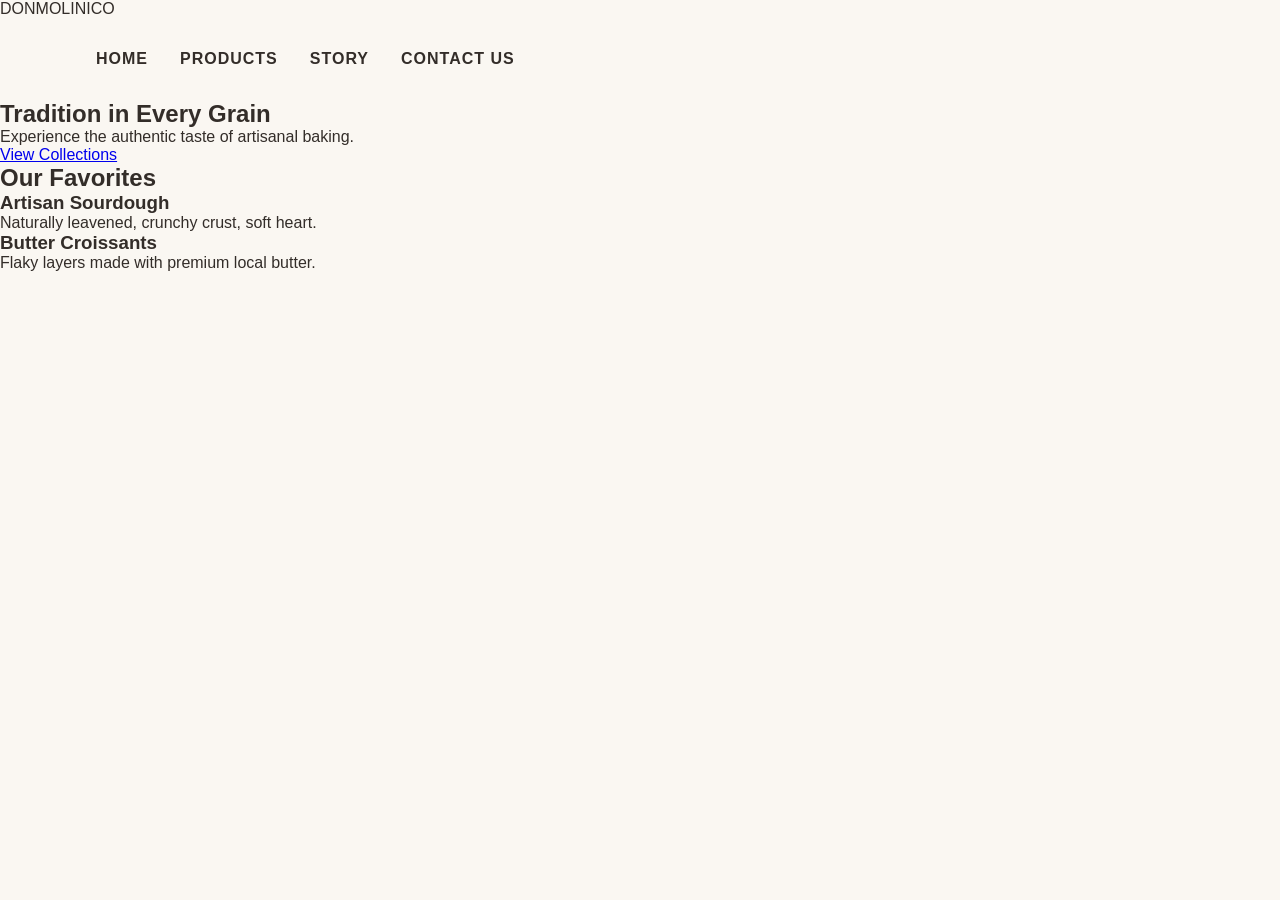
<file: home.html>
<!DOCTYPE html>
<html lang="en">
<head>
    <meta charset="UTF-8">
    <meta name="viewport" content="width=device-width, initial-scale=1.0">
    <title>Don Molinico | Artisan Excellence</title>
    <link rel="stylesheet" href="style.css">
    <link href="https://fonts.googleapis.com/css2?family=Playfair+Display:wght@700&family=Inter:wght@300;400;600&display=swap" rel="stylesheet">
</head>
<body>

    <header id="navbar">
        <div class="container">
            <div class="logo">DON<span>MOLINICO</span></div>
            <nav>
                <ul>
                    <li><a href="#home">Home</a></li>
                    <li><a href="#products">Products</a></li>
                    <li><a href="#about">Story</a></li>
                    <li><a href="#contact" class="nav-btn">Contact Us</a></li>
                </ul>
            </nav>
        </div>
    </header>

    <main>
        <section id="home" class="hero">
            <div class="hero-overlay">
                <h1>Tradition in Every Grain</h1>
                <p>Experience the authentic taste of artisanal baking.</p>
                <a href="#products" class="cta-main">View Collections</a>
            </div>
        </section>

        <section id="products" class="section">
            <div class="container">
                <h2 class="section-title">Our Favorites</h2>
                <div class="product-grid">
                    <div class="product-card">
                        <div class="img-hold" style="background-image: url('https://images.unsplash.com/photo-1585478259715-876a6a81fc08?auto=format&fit=crop&w=500');"></div>
                        <h3>Artisan Sourdough</h3>
                        <p>Naturally leavened, crunchy crust, soft heart.</p>
                    </div>
                    <div class="product-card">
                        <div class="img-hold" style="background-image: url('https://images.unsplash.com/photo-1555507036-ab1f4038808a?auto=format&fit=crop&w=500');"></div>
                        <h3>Butter Croissants</h3>
                        <p>Flaky layers made with premium local butter.</p>
                    </div>
                </div>
            </div>
        </section>
    </main>

    <script src="script.js"></script>
</body>
</html>
</file>
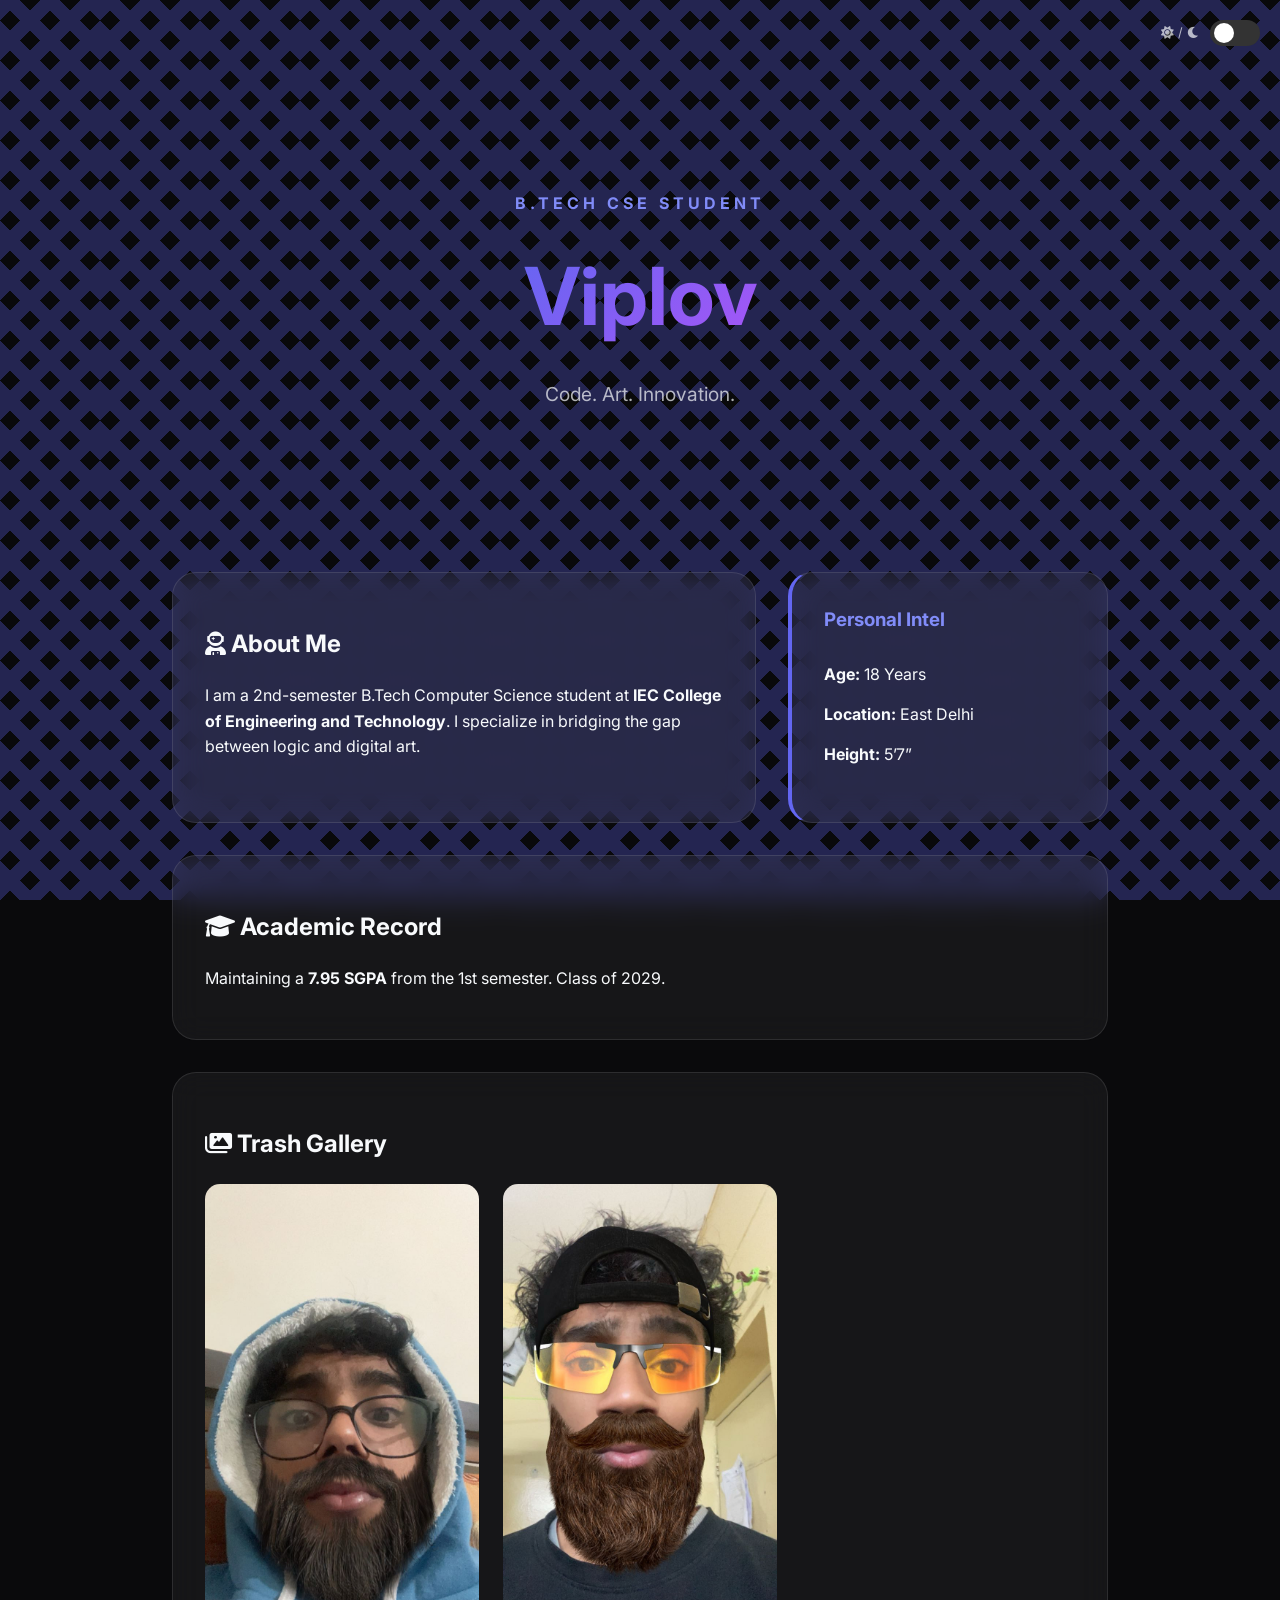
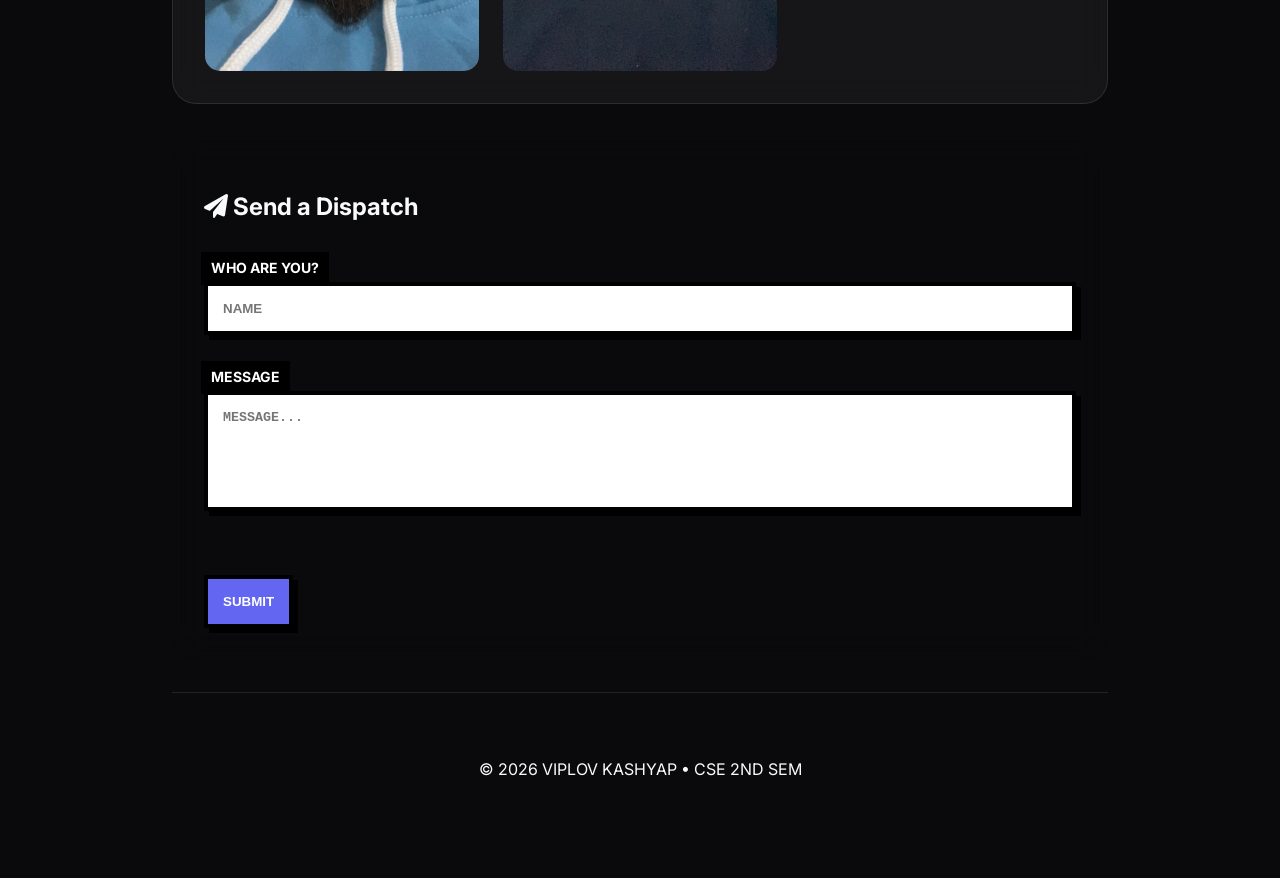
<file: main.html>
<!DOCTYPE html>
<html lang="en">
<head>
    <meta charset="UTF-8">
    <meta name="viewport" content="width=device-width, initial-scale=1.0">
    <title>Viplov Kashyap | Portfolio</title>
    <link rel="stylesheet" href="https://cdnjs.cloudflare.com/ajax/libs/font-awesome/6.0.0/css/all.min.css">
    <link href="https://fonts.googleapis.com/css2?family=Inter:wght@300;400;700&display=swap" rel="stylesheet">

    <style>
        :root {
            --bg: #0a0a0c;
            --accent: linear-gradient(135deg, #6366f1 0%, #a855f7 100%);
            --glass: rgba(255, 255, 255, 0.03);
            --text: #f8fafc;
            /* Animated Theme Variables */
            --l: #6366f1; 
            --b: #0a0a0c;
            --c: rgba(255, 255, 255, 0.1);
            --w: 104px;
        }

        * { box-sizing: border-box; }

        body {
            background-color: var(--bg);
            color: var(--text);
            font-family: 'Inter', sans-serif;
            margin: 0;
            line-height: 1.6;
            overflow-x: hidden;
        }

        /* --- THE FULL BACKGROUND ANIMATION --- */
        .animated-bg {
            position: fixed;
            top: 0;
            left: 0;
            width: 100vw;
            height: 100vh;
            z-index: -2;
            background: var(--b);
            /* Updated background to repeat across the entire width */
            background-image: 
                linear-gradient(45deg, var(--l) 0% 14.2%, transparent 14.2% 28.5%, var(--l) 28.5% 42.8%, transparent 42.8% 57.1%, var(--l) 57.1% 71.4%, transparent 71.4% 85.7%, var(--l) 85.7% 100%),
                linear-gradient(-45deg, var(--l) 0% 14.2%, transparent 14.2% 28.5%, var(--l) 28.5% 42.8%, transparent 42.8% 57.1%, var(--l) 57.1% 71.4%, transparent 71.4% 85.7%, var(--l) 85.7% 100%);
            background-size: 100px 40px; /* Adjusted for full screen flow */
            animation: weee 20s linear infinite;
            opacity: 0.3; /* Subtle enough to read text clearly */
        }

        @keyframes weee {
            from { background-position: 0 0; }
            to { background-position: 0 1000px; }
        }

        /* Original Layout Styles */
        .container {
            max-width: 1000px;
            margin: 0 auto;
            padding: 2rem;
            position: relative;
            z-index: 1;
        }

        header {
            height: 60vh;
            display: flex;
            flex-direction: column;
            justify-content: center;
            align-items: center;
            text-align: center;
        }

        h1 {
            font-size: clamp(3rem, 10vw, 5rem);
            margin: 0;
            background: var(--accent);
            -webkit-background-clip: text;
            -webkit-text-fill-color: transparent;
            font-weight: 700;
        }

        .card {
            background: rgba(255, 255, 255, 0.05);
            backdrop-filter: blur(15px);
            border: 1px solid rgba(255, 255, 255, 0.1);
            padding: 2rem;
            border-radius: 24px;
            margin-bottom: 2rem;
            transition: all 0.3s ease;
            opacity: 0;
            transform: translateY(30px);
        }

        .card.show { opacity: 1; transform: translateY(0); }

        /* Theme Toggle */
        .theme-switch-wrapper { position: fixed; top: 20px; right: 20px; z-index: 1000; display: flex; align-items: center; gap: 10px; }
        .toggle { width: 50px; height: 26px; background-color: #333; border-radius: 50px; cursor: pointer; display: flex; align-items: center; padding: 0 4px; position: relative; }
        .toggle__circle { width: 20px; height: 20px; background-color: white; border-radius: 50%; transition: transform 0.3s; }
        #check:checked + .toggle { background-color: #6366f1; }
        #check:checked + .toggle > .toggle__circle { transform: translateX(22px); }

        body.light-mode {
            --bg: #f8fafc;
            --text: #0f172a;
        }
        body.light-mode .card { background: rgba(255, 255, 255, 0.8); color: #1e293b; border: 1px solid rgba(0,0,0,0.1); }
        body.light-mode .animated-bg { opacity: 0.1; --l: #a855f7; }

        .grid-split { display: grid; grid-template-columns: 1fr 320px; gap: 2rem; }
        .art-grid { display: grid; grid-template-columns: repeat(auto-fill, minmax(220px, 1fr)); gap: 1.5rem; }
        .art-item { width: 100%; border-radius: 15px; transition: 0.4s; cursor: pointer; }
        .art-item:hover { transform: scale(1.05); }

        /* Brutalist Contact */
        .brutalist-container { position: relative; width: 100%; margin-bottom: 40px; }
        .brutalist-input { width: 100%; padding: 15px; font-weight: bold; border: 4px solid #000; outline: none; box-shadow: 5px 5px 0 #000; }
        .brutalist-label { position: absolute; left: -3px; top: -30px; font-size: 14px; font-weight: bold; color: #fff; background: #000; padding: 5px 10px; }

        @media (max-width: 768px) { .grid-split { grid-template-columns: 1fr; } }
    </style>
</head>
<body>

<div class="animated-bg"></div>

<div class="theme-switch-wrapper">
    <span style="font-size: 0.8rem; opacity: 0.7;"><i class="fas fa-sun"></i> / <i class="fas fa-moon"></i></span>
    <input hidden id="check" type="checkbox">
    <label class="toggle" for="check"><div class="toggle__circle"></div></label>
</div>

<div class="container">
    <header>
        <p style="text-transform: uppercase; letter-spacing: 4px; color: #818cf8; font-weight: bold;">B.Tech CSE Student</p>
        <h1>Viplov</h1>
        <p style="font-size: 1.2rem; opacity: 0.7;">Code. Art. Innovation.</p>
    </header>

    <section id="work">
        <div class="grid-split">
            <div class="card">
                <h2><i class="fas fa-user-astronaut"></i> About Me</h2>
                <p>I am a 2nd-semester B.Tech Computer Science student at <strong>IEC College of Engineering and Technology</strong>. I specialize in bridging the gap between logic and digital art.</p>
            </div>

            <div class="card" style="border-left: 4px solid #6366f1;">
                <h3 style="margin-top: 0; color: #818cf8;">Personal Intel</h3>
                <ul style="list-style: none; padding: 0; line-height: 2.5;">
                    <li><strong>Age:</strong> 18 Years</li>
                    <li><strong>Location:</strong> East Delhi</li>
                    <li><strong>Height:</strong> 5’7”</li>
                </ul>
            </div>
        </div>

        <div class="card">
            <h2><i class="fas fa-graduation-cap"></i> Academic Record</h2>
            <p>Maintaining a <strong>7.95 SGPA</strong> from the 1st semester. Class of 2029.</p>
        </div>

        <div class="card">
            <h2><i class="fas fa-images"></i> Trash Gallery</h2>
            <div class="art-grid">
                <img src="images/artwork1.jpg" alt="Art 1" class="art-item">
                <img src="images/artwork2.jpg" alt="Art 2" class="art-item">
            </div>
        </div>

        <div class="card" style="background: transparent; border: none; opacity: 1; transform: none;">
            <h2 style="margin-bottom: 3.5rem;"><i class="fas fa-paper-plane"></i> Send a Dispatch</h2>
            <form action="https://formspree.io/f/mqenkqbg" method="POST" style="display: flex; flex-direction: column; gap: 1rem;">
                <div class="brutalist-container">
                    <input placeholder="NAME" class="brutalist-input" type="text" name="name" required />
                    <label class="brutalist-label">WHO ARE YOU?</label>
                </div>
                <div class="brutalist-container">
                    <textarea placeholder="MESSAGE..." class="brutalist-input" name="message" required style="height: 120px; resize: none;"></textarea>
                    <label class="brutalist-label">MESSAGE</label>
                </div>
                <button type="submit" class="brutalist-input" style="width: fit-content; cursor: pointer; background: #6366f1; color: white;">SUBMIT</button>
            </form>
        </div>
    </section>

    <footer style="text-align: center; border-top: 1px solid rgba(255,255,255,0.1); padding: 3rem 0;">
        <p>© 2026 VIPLOV KASHYAP • CSE 2ND SEM</p>
    </footer>
</div>

<script>
    const checkbox = document.getElementById('check');
    checkbox.addEventListener('change', () => document.body.classList.toggle('light-mode'));

    const observer = new IntersectionObserver((entries) => {
        entries.forEach((entry) => {
            if (entry.isIntersecting) entry.target.classList.add('show');
        });
    }, { threshold: 0.1 });
    document.querySelectorAll('.card').forEach((el) => observer.observe(el));
</script>
</body>
</html>
</file>
<file: style.css>
/* General Reset */
* {
    margin: 0;
    padding: 0;
    box-sizing: border-box;
    font-family: 'Segoe UI', Tahoma, Geneva, Verdana, sans-serif;
}

body {
    background-color: #faf7f2; /* Creamy white background */
    color: #332d29; /* Dark earthy brown */
}

/* Navigation */
nav {
    display: flex;
    justify-content: space-between;
    align-items: center;
    padding: 2rem 5%;
    background: transparent;
}

nav ul {
    display: flex;
    list-style: none;
}

nav ul li {
    margin-left: 2rem;
}

nav ul li a {
    text-decoration: none;
    color: #332d29;
    font-weight: 600;
    text-transform: uppercase;
    letter-spacing: 1px;
}

/* Hero Section */
#hero {
    height: 80vh;
    display: flex;
    align-items: center;
    justify-content: center;
    text-align: center;
    background: linear-gradient(rgba(0,0,0,0.2), rgba(0,0,0,0.2)), 
                url('https://images.unsplash.com/photo-1517686469429-8bdb88b9f907?q=80&w=1200');
    background-size: cover;
    color: white;
}

.hero-content h1 {
    font-size: 4rem;
    margin-bottom: 1rem;
}

.btn {
    padding: 1rem 2.5rem;
    background-color: #bc9355; /* Gold/Ochre accent */
    color: white;
    border: none;
    cursor: pointer;
    transition: 0.3s;
}

.btn:hover {
    background-color: #9a7641;
}

/* Product Grid */
.grid {
    display: grid;
    grid-template-columns: repeat(auto-fit, minmax(300px, 1fr));
    gap: 2rem;
    padding: 4rem 5%;
}

.card {
    text-align: center;
    transition: transform 0.3s;
}

.card:hover {
    transform: translateY(-10px);
}

.card img {
    width: 100%;
    border-radius: 8px;
}
</file>
